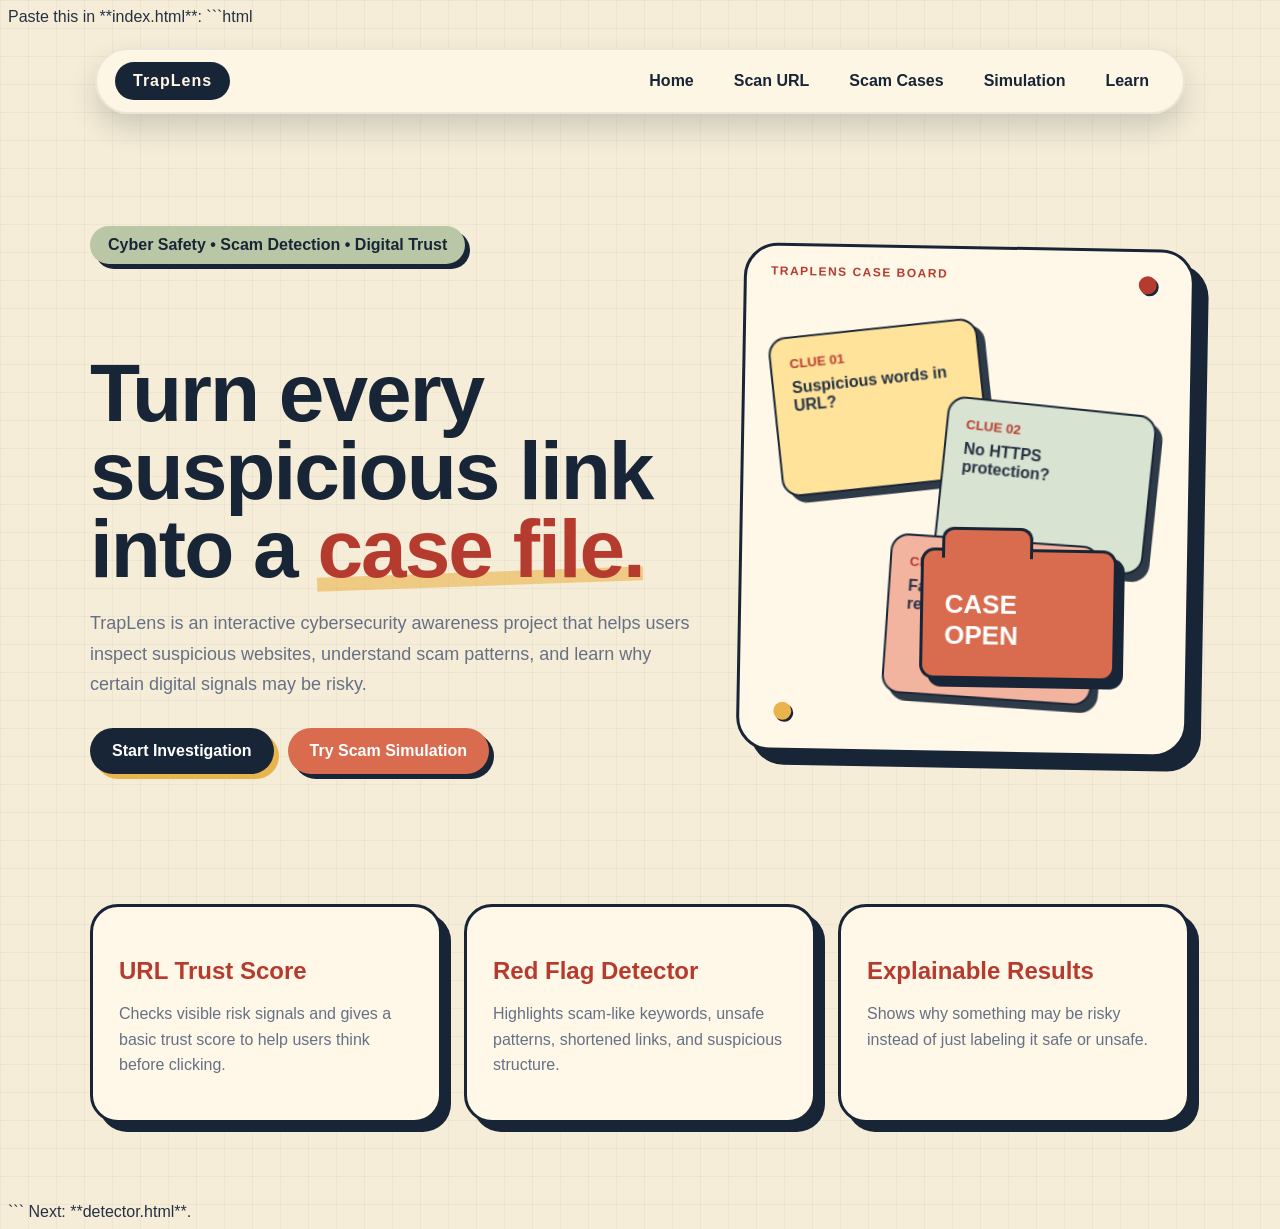
<file: index.html>
Paste this in **index.html**:

```html
<!DOCTYPE html>
<html lang="en">
<head>
  <meta charset="UTF-8" />
  <meta name="viewport" content="width=device-width, initial-scale=1.0" />
  <title>TrapLens | Scam Investigation Tool</title>
  <link rel="stylesheet" href="style.css" />
</head>
<body>

  <nav class="nav">
    <div class="logo">TrapLens</div>
    <div>
      <a href="index.html">Home</a>
      <a href="detector.html">Scan URL</a>
      <a href="scam-intelligence.html">Scam Cases</a>
      <a href="simulation.html">Simulation</a>
      <a href="learn.html">Learn</a>
    </div>
  </nav>

  <section class="hero">
    <div>
      <div class="badge">Cyber Safety • Scam Detection • Digital Trust</div>

      <h1>Turn every suspicious link into a <span>case file.</span></h1>

      <p>
        TrapLens is an interactive cybersecurity awareness project that helps users
        inspect suspicious websites, understand scam patterns, and learn why certain
        digital signals may be risky.
      </p>

      <div class="hero-buttons">
        <a href="detector.html" class="btn">Start Investigation</a>
        <a href="simulation.html" class="btn secondary">Try Scam Simulation</a>
      </div>
    </div>

    <div class="detective-board">
      <div class="pin one"></div>
      <div class="pin two"></div>

      <div class="note one">
        <small>CLUE 01</small>
        Suspicious words in URL?
      </div>

      <div class="note two">
        <small>CLUE 02</small>
        No HTTPS protection?
      </div>

      <div class="note three">
        <small>CLUE 03</small>
        Fake urgency or reward?
      </div>

      <div class="folder">
        <span>CASE<br>OPEN</span>
      </div>
    </div>
  </section>

  <section class="features">
    <div class="card">
      <h3>URL Trust Score</h3>
      <p>
        Checks visible risk signals and gives a basic trust score to help users
        think before clicking.
      </p>
    </div>

    <div class="card">
      <h3>Red Flag Detector</h3>
      <p>
        Highlights scam-like keywords, unsafe patterns, shortened links, and
        suspicious structure.
      </p>
    </div>

    <div class="card">
      <h3>Explainable Results</h3>
      <p>
        Shows why something may be risky instead of just labeling it safe or unsafe.
      </p>
    </div>
  </section>

</body>
</html>
```

Next: **detector.html**.
</file>
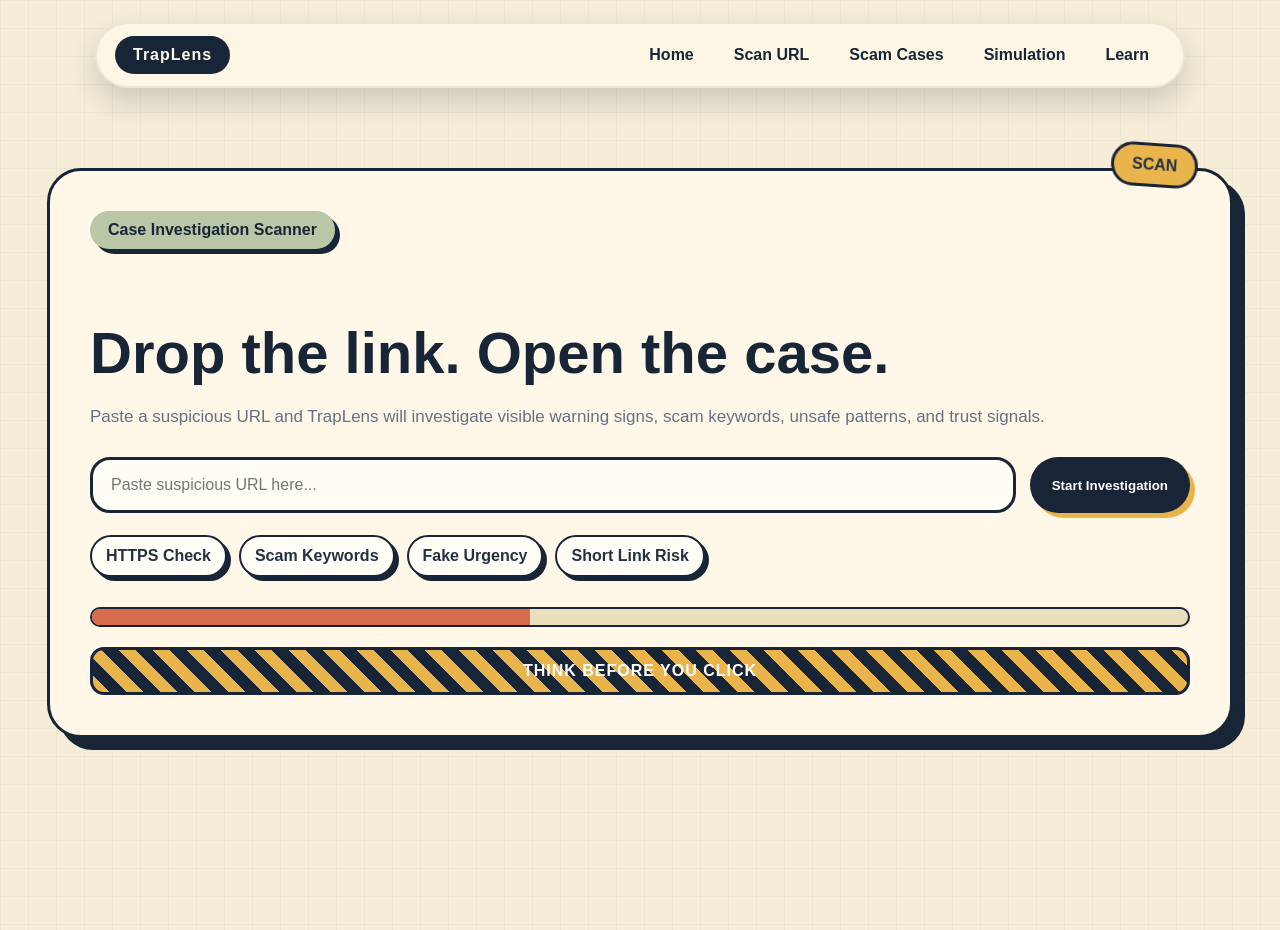
<file: detector.html>
<!DOCTYPE html>
<html lang="en">
<head>
  <meta charset="UTF-8" />
  <meta name="viewport" content="width=device-width, initial-scale=1.0"/>
  <title>TrapLens | URL Scanner</title>
  <link rel="stylesheet" href="style.css"/>
</head>
<body>

  <nav class="nav">
    <div class="logo">TrapLens</div>
    <div>
      <a href="index.html">Home</a>
      <a href="detector.html">Scan URL</a>
      <a href="scam-intelligence.html">Scam Cases</a>
      <a href="simulation.html">Simulation</a>
      <a href="learn.html">Learn</a>
    </div>
  </nav>

  <section class="scan-box fade-in">
    <div class="badge">Case Investigation Scanner</div>

    <h1>Drop the link. Open the case.</h1>

    <p>
      Paste a suspicious URL and TrapLens will investigate visible warning signs,
      scam keywords, unsafe patterns, and trust signals.
    </p>

    <div class="input-group">
      <input type="text" id="urlInput" placeholder="Paste suspicious URL here..." />
      <button class="btn" onclick="scanURL()">Start Investigation</button>
    </div>

    <div class="clue-row">
      <div class="clue-pill">HTTPS Check</div>
      <div class="clue-pill">Scam Keywords</div>
      <div class="clue-pill">Fake Urgency</div>
      <div class="clue-pill">Short Link Risk</div>
    </div>

    <div class="scanner-strip">
      <span></span>
    </div>

    <div class="warning-tape">
      THINK BEFORE YOU CLICK
    </div>
  </section>

  <script>
    function scanURL() {
      const url = document.getElementById("urlInput").value.trim();

      if (url === "") {
        alert("Please enter a website URL first.");
        return;
      }

      localStorage.setItem("scannedURL", url);

      const button = document.querySelector(".btn");
      button.innerText = "Scanning Clues...";
      button.disabled = true;

      setTimeout(() => {
        button.innerText = "Building Case Report...";
      }, 800);

      setTimeout(() => {
        window.location.href = "result.html";
      }, 1600);
    }
  </script>

</body>
</html>
</file>
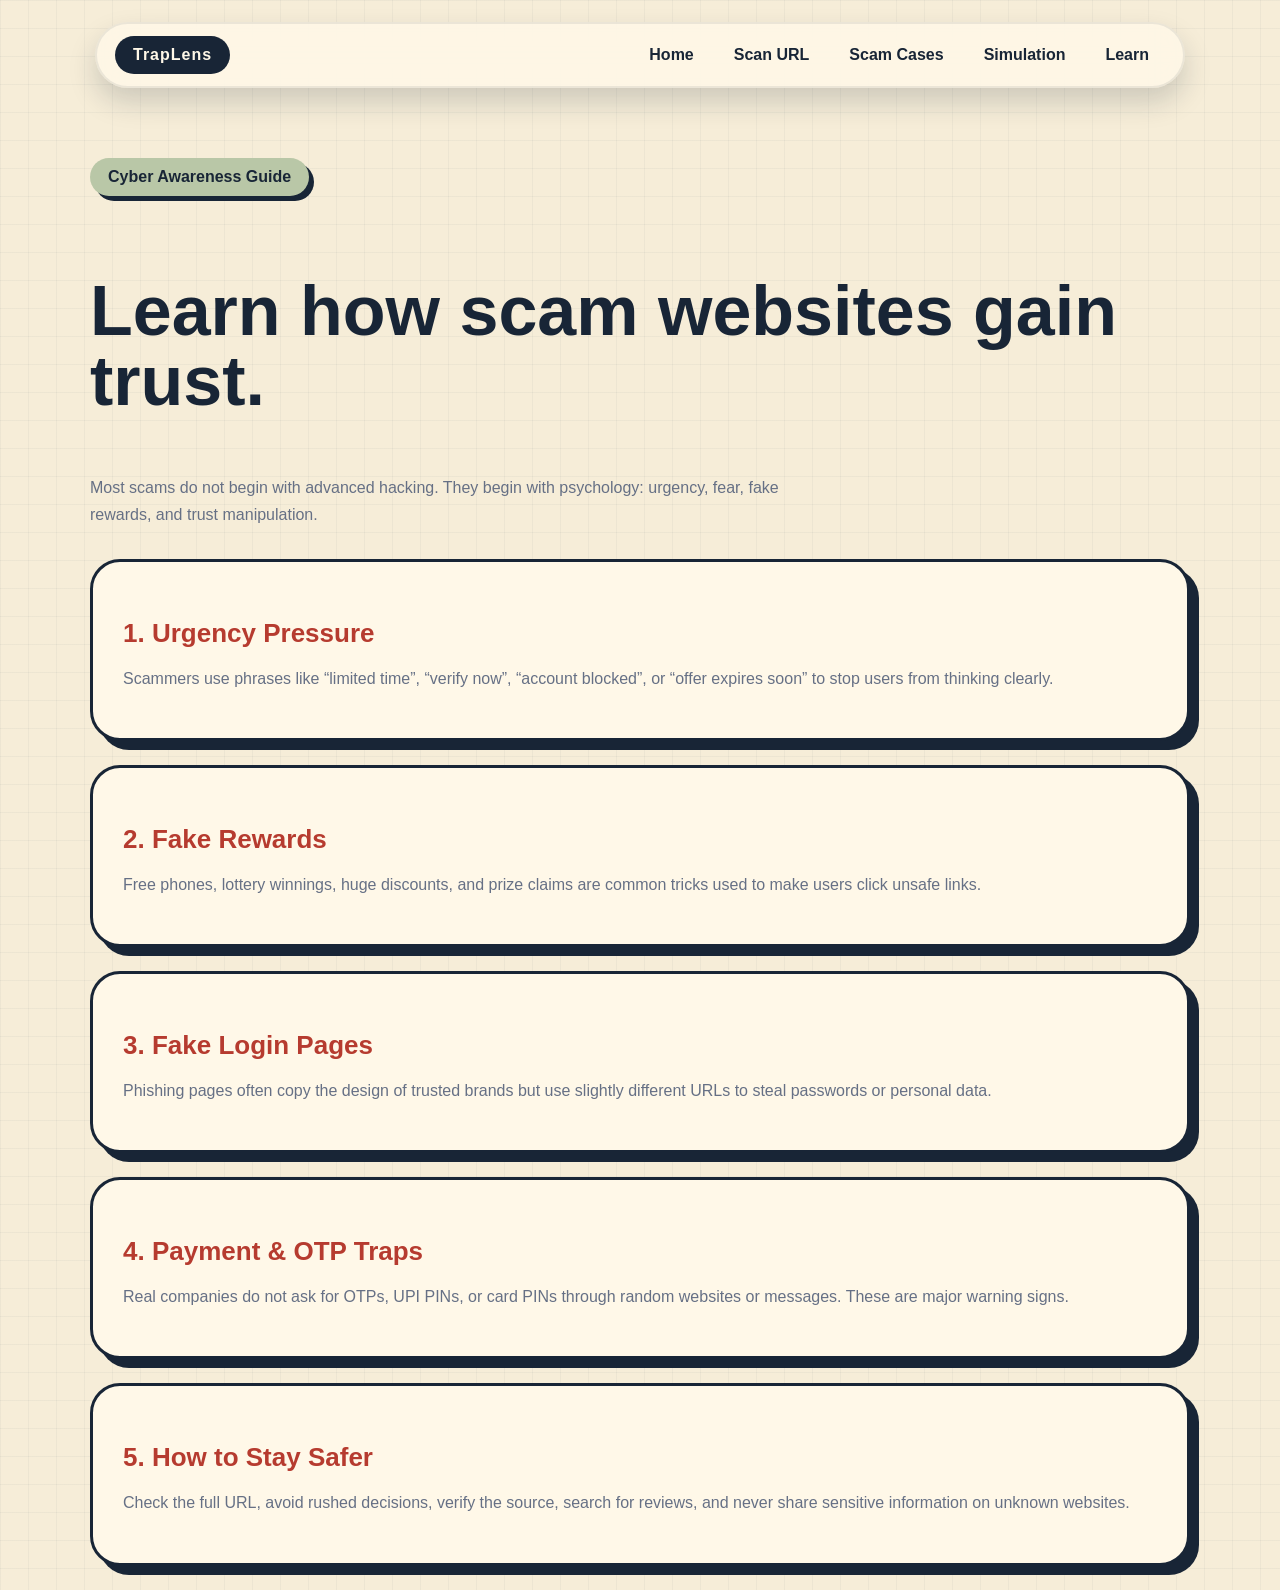
<file: learn.html>
<!DOCTYPE html>
<html lang="en">
<head>
  <meta charset="UTF-8"/>
  <meta name="viewport" content="width=device-width, initial-scale=1.0"/>
  <title>TrapLens | Learn Scam Signs</title>
  <link rel="stylesheet" href="style.css"/>
</head>
<body>

  <nav class="nav">
    <div class="logo">TrapLens</div>
    <div>
      <a href="index.html">Home</a>
      <a href="detector.html">Scan URL</a>
      <a href="scam-intelligence.html">Scam Cases</a>
      <a href="simulation.html">Simulation</a>
      <a href="learn.html">Learn</a>
    </div>
  </nav>

  <section class="page-title">
    <div class="badge">Cyber Awareness Guide</div>
    <h1>Learn how scam websites gain trust.</h1>
    <p>
      Most scams do not begin with advanced hacking. They begin with psychology:
      urgency, fear, fake rewards, and trust manipulation.
    </p>
  </section>

  <section>

    <div class="learn-card">
      <h3>1. Urgency Pressure</h3>
      <p>
        Scammers use phrases like “limited time”, “verify now”, “account blocked”,
        or “offer expires soon” to stop users from thinking clearly.
      </p>
    </div>

    <div class="learn-card">
      <h3>2. Fake Rewards</h3>
      <p>
        Free phones, lottery winnings, huge discounts, and prize claims are common
        tricks used to make users click unsafe links.
      </p>
    </div>

    <div class="learn-card">
      <h3>3. Fake Login Pages</h3>
      <p>
        Phishing pages often copy the design of trusted brands but use slightly
        different URLs to steal passwords or personal data.
      </p>
    </div>

    <div class="learn-card">
      <h3>4. Payment & OTP Traps</h3>
      <p>
        Real companies do not ask for OTPs, UPI PINs, or card PINs through random
        websites or messages. These are major warning signs.
      </p>
    </div>

    <div class="learn-card">
      <h3>5. How to Stay Safer</h3>
      <p>
        Check the full URL, avoid rushed decisions, verify the source, search for
        reviews, and never share sensitive information on unknown websites.
      </p>
    </div>

  </section>

</body>
</html>
</file>
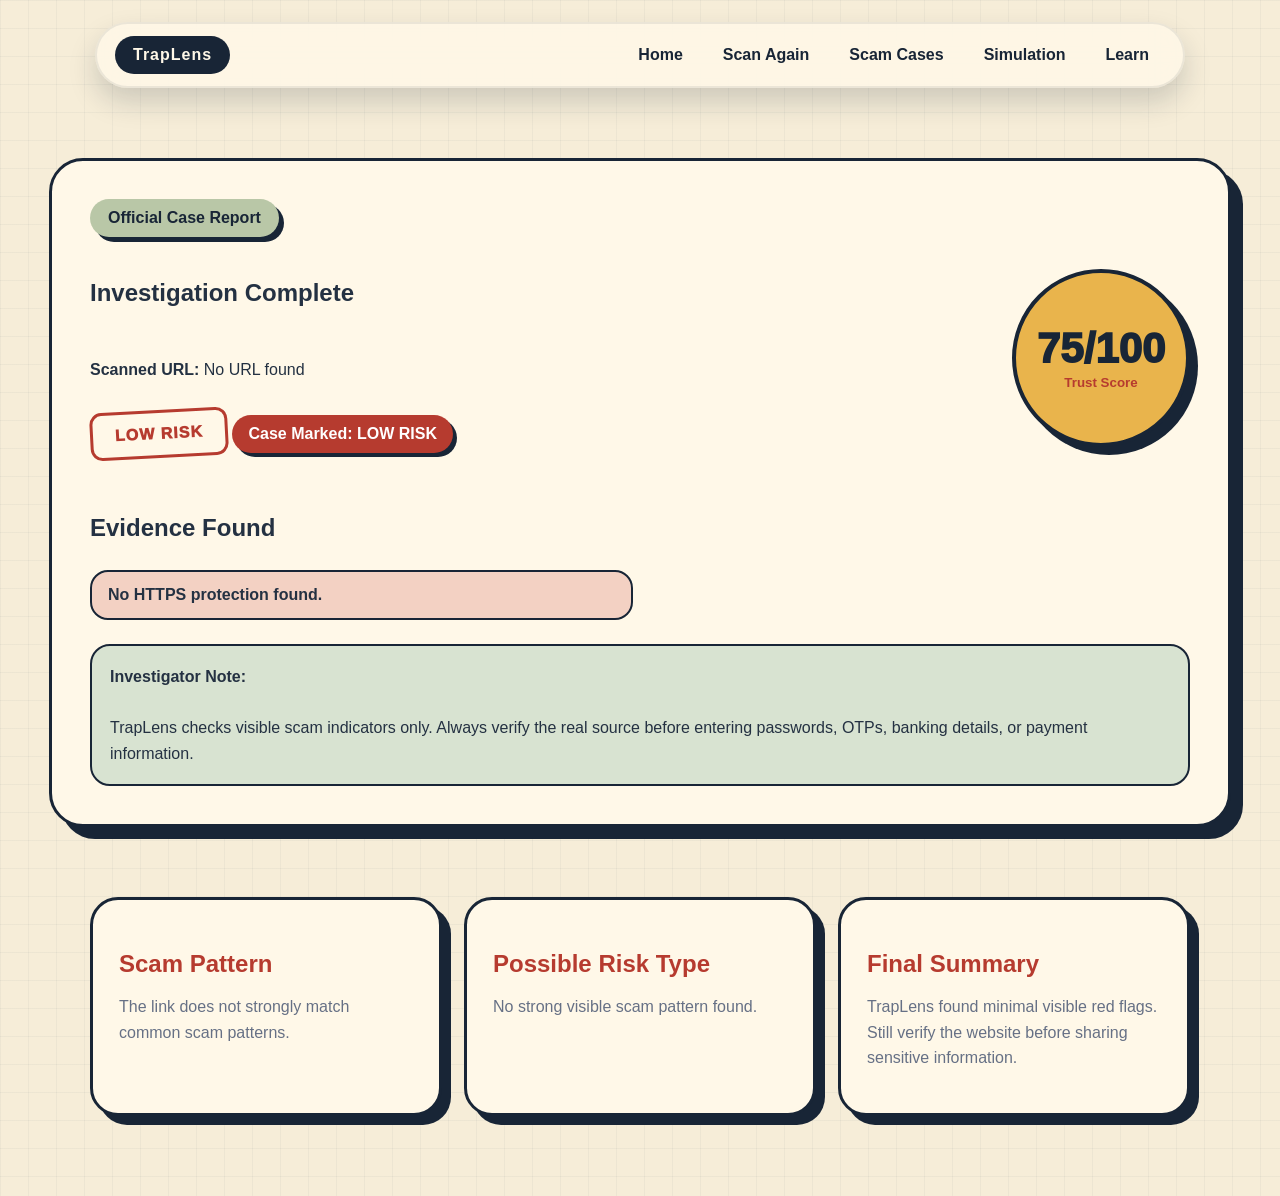
<file: result.html>
<!DOCTYPE html>
<html lang="en">
<head>
  <meta charset="UTF-8"/>
  <meta name="viewport" content="width=device-width, initial-scale=1.0"/>
  <title>TrapLens | Investigation Report</title>
  <link rel="stylesheet" href="style.css"/>
</head>
<body>

  <nav class="nav">
    <div class="logo">TrapLens</div>
    <div>
      <a href="index.html">Home</a>
      <a href="detector.html">Scan Again</a>
      <a href="scam-intelligence.html">Scam Cases</a>
      <a href="simulation.html">Simulation</a>
      <a href="learn.html">Learn</a>
    </div>
  </nav>

  <section class="result-card fade-in">

    <div class="badge">Official Case Report</div>

    <div class="result-top">
      <div>
        <h1>Investigation Complete</h1>
        <br>
        <p><strong>Scanned URL:</strong> <span id="urlText"></span></p>
        <div class="risk-stamp" id="riskLevel">ANALYZING</div>
        <div class="case-status" id="caseStatus">Case Opened</div>
      </div>

      <div class="score-badge">
        <div>
          <div class="score" id="scoreText">0/100</div>
          <small>Trust Score</small>
        </div>
      </div>
    </div>

    <br><br>

    <h2>Evidence Found</h2>
    <div class="flags-grid" id="flagsContainer"></div>

    <div class="safe-tip">
      <strong>Investigator Note:</strong><br><br>
      TrapLens checks visible scam indicators only. Always verify the real source before entering passwords, OTPs, banking details, or payment information.
    </div>

  </section>

  <section class="features fade-in">
    <div class="card">
      <h3>Scam Pattern</h3>
      <p id="scamPattern">Checking website behavior...</p>
    </div>

    <div class="card">
      <h3>Possible Risk Type</h3>
      <p id="riskType">Analyzing...</p>
    </div>

    <div class="card">
      <h3>Final Summary</h3>
      <p id="summaryText">Generating summary...</p>
    </div>
  </section>

  <script>
    const url = localStorage.getItem("scannedURL") || "No URL found";
    document.getElementById("urlText").innerText = url;

    let score = 100;
    let flags = [];

    const lowerURL = url.toLowerCase();

    const suspiciousWords = [
      "free", "bonus", "claim", "verify", "urgent", "offer", "gift",
      "winner", "lottery", "reward", "bank", "payment", "login",
      "secure-update", "otp", "crypto", "limited", "prize", "refund"
    ];

    if (!lowerURL.startsWith("https://")) {
      score -= 25;
      flags.push("No HTTPS protection found.");
    }

    suspiciousWords.forEach(word => {
      if (lowerURL.includes(word)) {
        score -= 8;
        flags.push("Suspicious keyword found: " + word);
      }
    });

    if (url.length > 70) {
      score -= 10;
      flags.push("URL is unusually long and may be confusing.");
    }

    const numberCount = (url.match(/\d/g) || []).length;
    if (numberCount > 5) {
      score -= 10;
      flags.push("Too many numbers in the URL.");
    }

    if (url.includes("@")) {
      score -= 20;
      flags.push("@ symbol detected. It may hide the real destination.");
    }

    if (
      lowerURL.includes("bit.ly") ||
      lowerURL.includes("tinyurl") ||
      lowerURL.includes("shorturl") ||
      lowerURL.includes("goo.gl")
    ) {
      score -= 18;
      flags.push("Shortened link detected. Destination may be hidden.");
    }

    if (lowerURL.includes("login") && lowerURL.includes("verify")) {
      score -= 12;
      flags.push("Login and verification words used together.");
    }

    if (score < 0) score = 0;

    document.getElementById("scoreText").innerText = score + "/100";

    let riskLabel = "";
    let riskType = "";
    let summary = "";
    let pattern = "";

    if (score >= 75) {
      riskLabel = "LOW RISK";
      riskType = "No strong visible scam pattern found.";
      summary = "TrapLens found minimal visible red flags. Still verify the website before sharing sensitive information.";
      pattern = "The link does not strongly match common scam patterns.";
    } else if (score >= 45) {
      riskLabel = "SUSPICIOUS";
      riskType = "Possible phishing, fake offer, or deceptive platform.";
      summary = "TrapLens found multiple warning signs. Avoid sharing private details unless the source is verified.";
      pattern = "This link may be using trust manipulation, urgency, or unclear structure.";
    } else {
      riskLabel = "HIGH RISK";
      riskType = "Likely scam or phishing attempt.";
      summary = "TrapLens found strong scam-like indicators. Do not enter passwords, OTPs, or payment details.";
      pattern = "This link strongly matches common scam patterns such as fake rewards, verification traps, or unsafe link behavior.";
    }

    document.getElementById("riskLevel").innerText = riskLabel;
    document.getElementById("riskType").innerText = riskType;
    document.getElementById("summaryText").innerText = summary;
    document.getElementById("scamPattern").innerText = pattern;
    document.getElementById("caseStatus").innerText = "Case Marked: " + riskLabel;

    const flagsContainer = document.getElementById("flagsContainer");

    if (flags.length === 0) {
      flagsContainer.innerHTML = `<div class="flag">No major visible red flags detected.</div>`;
    } else {
      flags.forEach(flag => {
        flagsContainer.innerHTML += `<div class="flag">${flag}</div>`;
      });
    }
  </script>

</body>
</html>
</file>
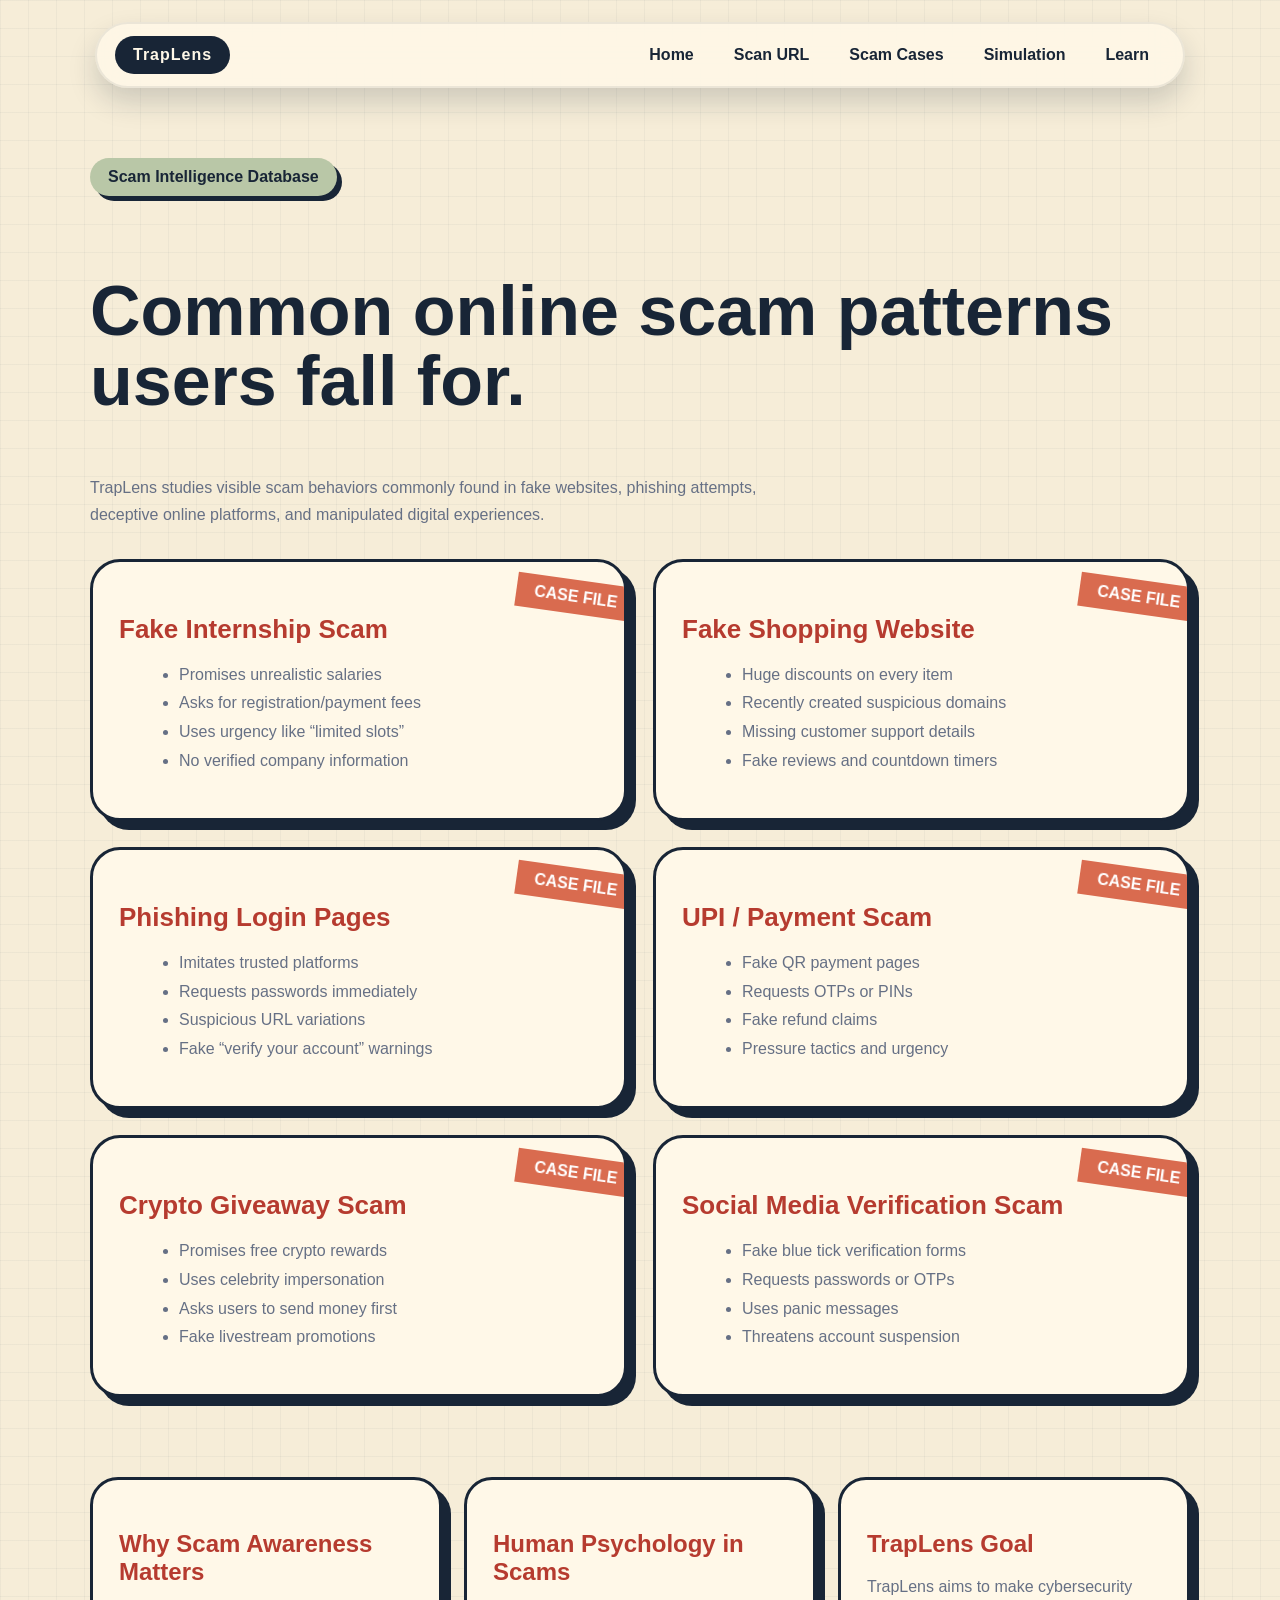
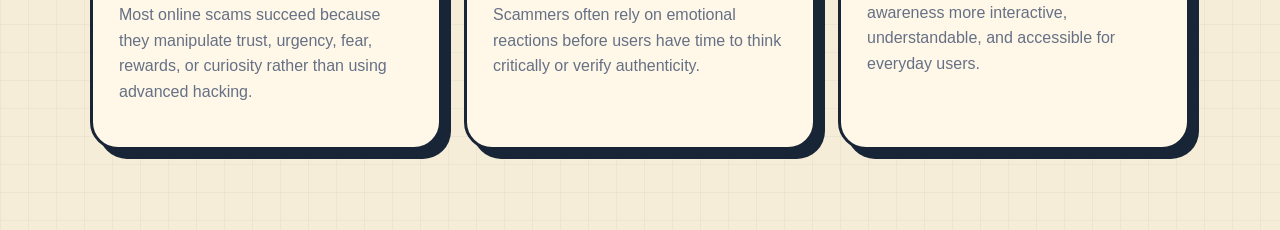
<file: scam-intelligence.html>
<!DOCTYPE html>
<html lang="en">
<head>
  <meta charset="UTF-8"/>
  <meta name="viewport" content="width=device-width, initial-scale=1.0"/>
  <title>TrapLens | Scam Intelligence</title>
  <link rel="stylesheet" href="style.css"/>
</head>
<body>

  <nav class="nav">

    <div class="logo">TrapLens</div>

    <div>
      <a href="index.html">Home</a>
      <a href="detector.html">Scan URL</a>
      <a href="scam-intelligence.html">Scam Cases</a>
      <a href="simulation.html">Simulation</a>
      <a href="learn.html">Learn</a>
    </div>

  </nav>

  <section class="page-title">

    <div class="badge">
      Scam Intelligence Database
    </div>

    <h1>
      Common online scam patterns users fall for.
    </h1>

    <p>
      TrapLens studies visible scam behaviors commonly found in fake websites,
      phishing attempts, deceptive online platforms, and manipulated digital experiences.
    </p>

  </section>

  <section class="case-grid">

    <div class="case-card">

      <h3>Fake Internship Scam</h3>

      <ul>
        <li>Promises unrealistic salaries</li>
        <li>Asks for registration/payment fees</li>
        <li>Uses urgency like “limited slots”</li>
        <li>No verified company information</li>
      </ul>

    </div>

    <div class="case-card">

      <h3>Fake Shopping Website</h3>

      <ul>
        <li>Huge discounts on every item</li>
        <li>Recently created suspicious domains</li>
        <li>Missing customer support details</li>
        <li>Fake reviews and countdown timers</li>
      </ul>

    </div>

    <div class="case-card">

      <h3>Phishing Login Pages</h3>

      <ul>
        <li>Imitates trusted platforms</li>
        <li>Requests passwords immediately</li>
        <li>Suspicious URL variations</li>
        <li>Fake “verify your account” warnings</li>
      </ul>

    </div>

    <div class="case-card">

      <h3>UPI / Payment Scam</h3>

      <ul>
        <li>Fake QR payment pages</li>
        <li>Requests OTPs or PINs</li>
        <li>Fake refund claims</li>
        <li>Pressure tactics and urgency</li>
      </ul>

    </div>

    <div class="case-card">

      <h3>Crypto Giveaway Scam</h3>

      <ul>
        <li>Promises free crypto rewards</li>
        <li>Uses celebrity impersonation</li>
        <li>Asks users to send money first</li>
        <li>Fake livestream promotions</li>
      </ul>

    </div>

    <div class="case-card">

      <h3>Social Media Verification Scam</h3>

      <ul>
        <li>Fake blue tick verification forms</li>
        <li>Requests passwords or OTPs</li>
        <li>Uses panic messages</li>
        <li>Threatens account suspension</li>
      </ul>

    </div>

  </section>

  <section class="features">

    <div class="card">

      <h3>Why Scam Awareness Matters</h3>

      <p>
        Most online scams succeed because they manipulate trust,
        urgency, fear, rewards, or curiosity rather than using advanced hacking.
      </p>

    </div>

    <div class="card">

      <h3>Human Psychology in Scams</h3>

      <p>
        Scammers often rely on emotional reactions before users
        have time to think critically or verify authenticity.
      </p>

    </div>

    <div class="card">

      <h3>TrapLens Goal</h3>

      <p>
        TrapLens aims to make cybersecurity awareness more interactive,
        understandable, and accessible for everyday users.
      </p>

    </div>

  </section>

</body>
</html>
</file>
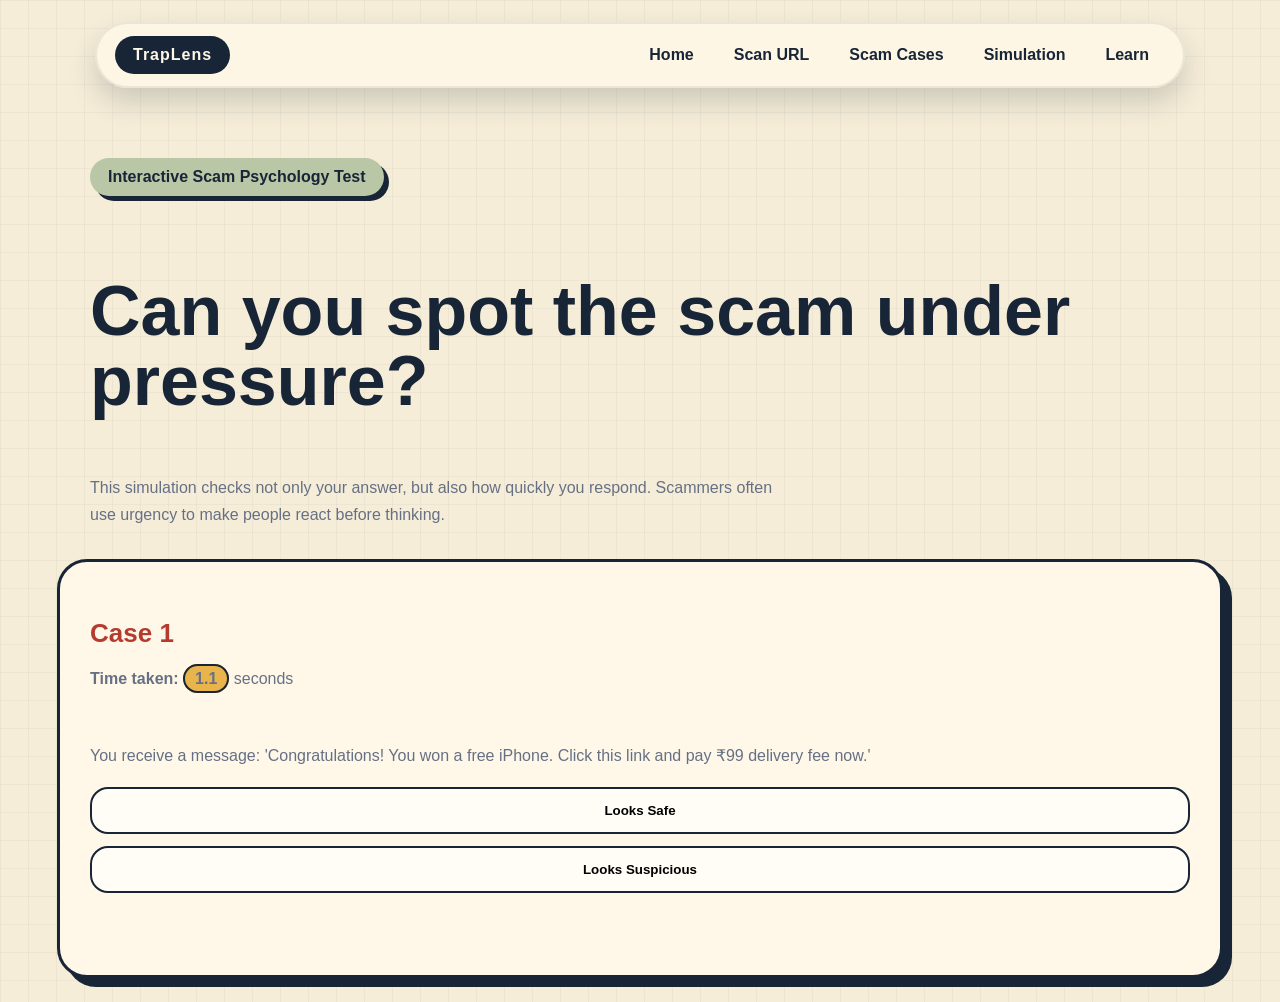
<file: simulation.html>
<!DOCTYPE html>
<html lang="en">
<head>
  <meta charset="UTF-8"/>
  <meta name="viewport" content="width=device-width, initial-scale=1.0"/>
  <title>TrapLens | Scam Simulation</title>
  <link rel="stylesheet" href="style.css"/>
</head>
<body>

<nav class="nav">
  <div class="logo">TrapLens</div>
  <div>
    <a href="index.html">Home</a>
    <a href="detector.html">Scan URL</a>
    <a href="scam-intelligence.html">Scam Cases</a>
    <a href="simulation.html">Simulation</a>
    <a href="learn.html">Learn</a>
  </div>
</nav>

<section class="page-title">
  <div class="badge">Interactive Scam Psychology Test</div>
  <h1>Can you spot the scam under pressure?</h1>
  <p>
    This simulation checks not only your answer, but also how quickly you respond.
    Scammers often use urgency to make people react before thinking.
  </p>
</section>

<section class="quiz-card" id="quizBox">
  <h3 id="questionTitle">Case 1</h3>

  <p><strong>Time taken:</strong> <span id="timer">0.0</span> seconds</p>

  <br>

  <p id="questionText"></p>

  <div class="quiz-options">
    <button onclick="checkAnswer('safe')">Looks Safe</button>
    <button onclick="checkAnswer('suspicious')">Looks Suspicious</button>
  </div>

  <br>

  <p id="feedbackText"></p>

  <br>

  <button class="btn" onclick="nextQuestion()" id="nextBtn" style="display:none;">
    Next Case
  </button>
</section>

<section class="result-card" id="finalReport" style="display:none;">
  <div class="badge">Final Behavior Report</div>

  <div class="result-top">
    <div>
      <h1>Simulation Complete</h1>
      <p>Your scam awareness behavior has been analyzed.</p>
      <div class="risk-stamp" id="finalLabel">ANALYZING</div>
    </div>

    <div class="score-badge">
      <div>
        <div class="score" id="finalScore">0/100</div>
        <small>Awareness Score</small>
      </div>
    </div>
  </div>

  <br><br>

  <h2>Your Response Pattern</h2>
  <div class="flags-grid">
    <div class="flag" id="correctResult"></div>
    <div class="flag" id="speedResult"></div>
    <div class="flag" id="psychResult"></div>
    <div class="flag" id="adviceResult"></div>
  </div>

  <div class="safe-tip">
    <strong>TrapLens Insight:</strong><br><br>
    Scam prevention is not only about knowing facts. It is also about slowing down,
    checking details, and not reacting emotionally to urgency, fear, or fake rewards.
  </div>

  <br>

  <button class="btn" onclick="restartSimulation()">Try Again</button>
</section>

<script>
  const cases = [
    {
      text: "You receive a message: 'Congratulations! You won a free iPhone. Click this link and pay ₹99 delivery fee now.'",
      answer: "suspicious",
      feedback: "Red flags: fake reward, urgency, and small payment trap."
    },
    {
      text: "A website asks you to verify your bank account by entering your card PIN and OTP.",
      answer: "suspicious",
      feedback: "Red flags: no real platform should ask for OTP, UPI PIN, or card PIN."
    },
    {
      text: "A known official website uses HTTPS, has clear contact details, and does not ask for sensitive information unnecessarily.",
      answer: "safe",
      feedback: "This looks safer because it has trust signals, but users should still verify the domain."
    },
    {
      text: "An internship page promises ₹50,000/month for beginners but asks for a registration fee first.",
      answer: "suspicious",
      feedback: "Red flags: unrealistic salary, fee demand, and fake opportunity pressure."
    },
    {
      text: "A message says: 'Your account will be blocked in 10 minutes. Login now to verify your identity.'",
      answer: "suspicious",
      feedback: "Red flags: fear, urgency, and forced login behavior."
    }
  ];

  let current = 0;
  let correct = 0;
  let totalTime = 0;
  let fastResponses = 0;
  let startTime;
  let timerInterval;
  let answered = false;

  function startTimer() {
    startTime = Date.now();

    clearInterval(timerInterval);

    timerInterval = setInterval(() => {
      const seconds = ((Date.now() - startTime) / 1000).toFixed(1);
      document.getElementById("timer").innerText = seconds;
    }, 100);
  }

  function loadQuestion() {
    answered = false;

    document.getElementById("questionTitle").innerText = "Case " + (current + 1);
    document.getElementById("questionText").innerText = cases[current].text;
    document.getElementById("feedbackText").innerText = "";
    document.getElementById("nextBtn").style.display = "none";
    document.getElementById("timer").innerText = "0.0";

    startTimer();
  }

  function checkAnswer(choice) {
    if (answered) return;

    answered = true;
    clearInterval(timerInterval);

    const timeTaken = (Date.now() - startTime) / 1000;
    totalTime += timeTaken;

    if (timeTaken <= 3) {
      fastResponses++;
    }

    const feedback = document.getElementById("feedbackText");

    if (choice === cases[current].answer) {
      correct++;
      feedback.innerText =
        "✅ Correct. " + cases[current].feedback +
        " Response time: " + timeTaken.toFixed(1) + " seconds.";
    } else {
      feedback.innerText =
        "❌ Not quite. " + cases[current].feedback +
        " Response time: " + timeTaken.toFixed(1) + " seconds.";
    }

    document.getElementById("nextBtn").style.display = "inline-block";
  }

  function nextQuestion() {
    current++;

    if (current >= cases.length) {
      showFinalReport();
    } else {
      loadQuestion();
    }
  }

  function showFinalReport() {
    document.getElementById("quizBox").style.display = "none";
    document.getElementById("finalReport").style.display = "block";

    const accuracy = Math.round((correct / cases.length) * 100);
    const averageTime = totalTime / cases.length;

    let finalScore = accuracy;

    if (averageTime < 2.5) {
      finalScore -= 10;
    } else if (averageTime >= 3 && averageTime <= 8) {
      finalScore += 5;
    }

    if (finalScore > 100) finalScore = 100;
    if (finalScore < 0) finalScore = 0;

    let label = "";
    let psychText = "";
    let advice = "";

    if (finalScore >= 80) {
      label = "STRONG AWARENESS";
      psychText = "You showed good judgment and did not rely only on fast reactions.";
      advice = "Keep verifying URLs, payment requests, and urgent messages before trusting them.";
    } else if (finalScore >= 55) {
      label = "MODERATE AWARENESS";
      psychText = "You spotted some scams, but your response pattern shows room for more careful checking.";
      advice = "Slow down before clicking. Scammers often use urgency to reduce critical thinking.";
    } else {
      label = "HIGH RISK BEHAVIOR";
      psychText = "Your choices or response speed suggest you may react quickly to scam pressure.";
      advice = "Pause before clicking links, especially when money, OTPs, rewards, or account threats are involved.";
    }

    document.getElementById("finalScore").innerText = finalScore + "/100";
    document.getElementById("finalLabel").innerText = label;

    document.getElementById("correctResult").innerText =
      "Correct Answers: " + correct + " out of " + cases.length;

    document.getElementById("speedResult").innerText =
      "Average Response Time: " + averageTime.toFixed(1) + " seconds";

    document.getElementById("psychResult").innerText =
      "Psychology Insight: " + psychText;

    document.getElementById("adviceResult").innerText =
      "Advice: " + advice;
  }

  function restartSimulation() {
    current = 0;
    correct = 0;
    totalTime = 0;
    fastResponses = 0;
    answered = false;

    document.getElementById("finalReport").style.display = "none";
    document.getElementById("quizBox").style.display = "block";

    loadQuestion();
  }

  loadQuestion();
</script>

</body>
</html>
</file>
<file: style.css>
Paste this full code inside **style.css**. It’s a creative “scam investigation board” design system.

```css
/* TrapLens Creative Cyber Investigation Design */

* {
  margin: 0;
  padding: 0;
  box-sizing: border-box;
}

:root {
  --cream: #f6edd8;
  --paper: #fff8e8;
  --sage: #b9c7a7;
  --mustard: #e9b44c;
  --coral: #d96b4f;
  --red: #b63b2f;
  --navy: #182536;
  --ink: #243142;
  --muted: #667085;
  --green: #4f7f52;
  --shadow: rgba(24, 37, 54, 0.18);
}

body {
  font-family: "Segoe UI", Arial, sans-serif;
  background:
    linear-gradient(rgba(24, 37, 54, 0.04) 1px, transparent 1px),
    linear-gradient(90deg, rgba(24, 37, 54, 0.04) 1px, transparent 1px),
    var(--cream);
  background-size: 28px 28px;
  color: var(--ink);
  min-height: 100vh;
}

/* NAVBAR */

.nav {
  width: min(1050px, 90%);
  margin: 22px auto;
  padding: 12px 18px;
  background: rgba(255, 248, 232, 0.82);
  backdrop-filter: blur(12px);
  border: 2px solid rgba(24, 37, 54, 0.08);
  border-radius: 999px;
  box-shadow: 0 14px 28px var(--shadow);
  display: flex;
  justify-content: space-between;
  align-items: center;
  position: sticky;
  top: 16px;
  z-index: 100;
}

.logo {
  background: var(--navy);
  color: var(--paper);
  padding: 10px 18px;
  border-radius: 999px;
  font-weight: 900;
  letter-spacing: 1px;
}

.nav div:last-child {
  display: flex;
  gap: 8px;
  flex-wrap: wrap;
}

.nav a {
  text-decoration: none;
  color: var(--navy);
  font-weight: 800;
  padding: 10px 16px;
  border-radius: 999px;
  transition: 0.25s ease;
}

.nav a:hover {
  background: var(--mustard);
  transform: translateY(-2px);
}

/* COMMON */

section {
  width: min(1100px, 90%);
  margin: auto;
}

.badge {
  display: inline-block;
  background: var(--sage);
  color: var(--navy);
  padding: 10px 18px;
  border-radius: 999px;
  font-weight: 900;
  box-shadow: 5px 5px 0 var(--navy);
  margin-bottom: 22px;
}

.btn {
  display: inline-block;
  border: 0;
  background: var(--navy);
  color: white;
  padding: 14px 22px;
  border-radius: 999px;
  text-decoration: none;
  font-weight: 900;
  cursor: pointer;
  box-shadow: 5px 5px 0 var(--mustard);
  transition: 0.25s ease;
}

.btn:hover {
  transform: translate(-2px, -2px);
  box-shadow: 8px 8px 0 var(--mustard);
}

.btn.secondary {
  background: var(--coral);
  box-shadow: 5px 5px 0 var(--navy);
}

/* HOME HERO */

.hero {
  min-height: 72vh;
  display: grid;
  grid-template-columns: 1.15fr 0.85fr;
  align-items: center;
  gap: 40px;
  padding: 40px 0;
}

.hero h1 {
  font-size: clamp(42px, 7vw, 82px);
  line-height: 0.95;
  color: var(--navy);
  letter-spacing: -2px;
  margin-bottom: 20px;
}

.hero h1 span {
  color: var(--red);
  position: relative;
}

.hero h1 span::after {
  content: "";
  position: absolute;
  left: 0;
  bottom: 8px;
  width: 100%;
  height: 14px;
  background: rgba(233, 180, 76, 0.6);
  z-index: -1;
  transform: rotate(-2deg);
}

.hero p {
  max-width: 650px;
  font-size: 18px;
  line-height: 1.7;
  color: var(--muted);
  margin-bottom: 28px;
}

.hero-buttons {
  display: flex;
  gap: 14px;
  flex-wrap: wrap;
}

/* DETECTIVE BOARD */

.detective-board {
  min-height: 450px;
  background: var(--paper);
  border: 3px solid var(--navy);
  border-radius: 34px;
  box-shadow: 14px 14px 0 var(--navy);
  position: relative;
  padding: 26px;
  overflow: hidden;
  transform: rotate(1deg);
}

.detective-board::before {
  content: "TRAPLENS CASE BOARD";
  position: absolute;
  top: 18px;
  left: 24px;
  font-size: 12px;
  font-weight: 900;
  color: var(--red);
  letter-spacing: 1.5px;
}

.pin {
  width: 18px;
  height: 18px;
  background: var(--red);
  border-radius: 50%;
  position: absolute;
  box-shadow: 2px 2px 0 var(--navy);
}

.pin.one { top: 24px; right: 35px; }
.pin.two { bottom: 28px; left: 34px; background: var(--mustard); }

.note {
  position: absolute;
  width: 170px;
  min-height: 120px;
  background: #ffe39b;
  border: 2px solid var(--navy);
  border-radius: 18px;
  padding: 18px;
  box-shadow: 7px 7px 0 rgba(24, 37, 54, 0.9);
  font-weight: 800;
}

.note small {
  display: block;
  color: var(--red);
  margin-bottom: 8px;
  font-weight: 900;
}

.note.one {
  top: 80px;
  left: 30px;
  transform: rotate(-7deg);
}

.note.two {
  top: 155px;
  right: 38px;
  background: #d8e3d1;
  transform: rotate(5deg);
}

.note.three {
  bottom: 52px;
  left: 145px;
  background: #f3b49f;
  transform: rotate(3deg);
}

.folder {
  position: absolute;
  right: 70px;
  bottom: 72px;
  width: 190px;
  height: 125px;
  background: var(--coral);
  border: 3px solid var(--navy);
  border-radius: 14px;
  box-shadow: 8px 8px 0 var(--navy);
}

.folder::before {
  content: "";
  position: absolute;
  top: -24px;
  left: 18px;
  width: 85px;
  height: 28px;
  background: var(--coral);
  border: 3px solid var(--navy);
  border-bottom: 0;
  border-radius: 12px 12px 0 0;
}

.folder span {
  position: absolute;
  left: 22px;
  top: 38px;
  color: white;
  font-weight: 900;
  font-size: 26px;
}

/* FEATURE CARDS */

.features {
  display: grid;
  grid-template-columns: repeat(3, 1fr);
  gap: 22px;
  margin: 40px auto 80px;
}

.card {
  background: var(--paper);
  border: 3px solid var(--navy);
  border-radius: 28px;
  padding: 26px;
  box-shadow: 9px 9px 0 var(--navy);
  transition: 0.25s ease;
}

.card:hover {
  transform: translate(-4px, -4px) rotate(-1deg);
  box-shadow: 13px 13px 0 var(--navy);
}

.card h3 {
  font-size: 24px;
  color: var(--red);
  margin-bottom: 12px;
}

.card p {
  color: var(--muted);
  line-height: 1.6;
}

/* SCAN PAGE */

.scan-box {
  margin: 80px auto;
  background: var(--paper);
  border: 3px solid var(--navy);
  border-radius: 34px;
  padding: 40px;
  box-shadow: 12px 12px 0 var(--navy);
  position: relative;
}

.scan-box::after {
  content: "SCAN";
  position: absolute;
  top: -28px;
  right: 32px;
  background: var(--mustard);
  border: 3px solid var(--navy);
  padding: 10px 18px;
  border-radius: 999px;
  font-weight: 900;
  transform: rotate(4deg);
}

.scan-box h1 {
  font-size: clamp(34px, 5vw, 58px);
  color: var(--navy);
  margin-bottom: 14px;
}

.scan-box p {
  color: var(--muted);
  font-size: 17px;
  line-height: 1.7;
  margin-bottom: 25px;
}

.input-group {
  display: flex;
  gap: 14px;
  margin-top: 20px;
}

.input-group input {
  flex: 1;
  padding: 16px 18px;
  border: 3px solid var(--navy);
  border-radius: 20px;
  font-size: 16px;
  outline: none;
  background: #fffdf5;
}

.input-group input:focus {
  box-shadow: 0 0 0 5px rgba(233, 180, 76, 0.35);
}

/* SCANNING ANIMATION */

.scanner-strip {
  margin-top: 30px;
  height: 16px;
  border-radius: 999px;
  background: #eadfbd;
  overflow: hidden;
  border: 2px solid var(--navy);
}

.scanner-strip span {
  display: block;
  height: 100%;
  width: 40%;
  background: var(--coral);
  animation: scanMove 1.5s infinite alternate;
}

@keyframes scanMove {
  from { transform: translateX(-30%); }
  to { transform: translateX(180%); }
}

/* RESULT PAGE */

.result-card {
  margin: 70px auto;
  background: var(--paper);
  border: 3px solid var(--navy);
  border-radius: 34px;
  padding: 38px;
  box-shadow: 12px 12px 0 var(--navy);
}

.result-top {
  display: flex;
  justify-content: space-between;
  gap: 30px;
  align-items: center;
  flex-wrap: wrap;
}

.score-badge {
  width: 170px;
  height: 170px;
  border-radius: 50%;
  background: var(--mustard);
  border: 4px solid var(--navy);
  display: grid;
  place-items: center;
  box-shadow: 8px 8px 0 var(--navy);
  text-align: center;
}

.score {
  font-size: 42px;
  font-weight: 1000;
  color: var(--navy);
}

.score-badge small {
  font-weight: 900;
  color: var(--red);
}

.risk-stamp {
  display: inline-block;
  margin-top: 15px;
  padding: 12px 22px;
  border: 3px solid var(--red);
  color: var(--red);
  border-radius: 12px;
  font-weight: 1000;
  transform: rotate(-3deg);
  letter-spacing: 1px;
}

.flags-grid {
  display: grid;
  grid-template-columns: repeat(2, 1fr);
  gap: 14px;
  margin-top: 28px;
}

.flag {
  background: #f3d1c3;
  border: 2px solid var(--navy);
  border-radius: 18px;
  padding: 14px 16px;
  font-weight: 700;
}

.safe-tip {
  background: #d8e3d1;
  border: 2px solid var(--navy);
  border-radius: 20px;
  padding: 18px;
  margin-top: 24px;
  line-height: 1.6;
}

/* CASES PAGE */

.page-title {
  margin: 70px auto 30px;
}

.page-title h1 {
  font-size: clamp(38px, 6vw, 70px);
  color: var(--navy);
  line-height: 1;
}

.page-title p {
  color: var(--muted);
  margin-top: 14px;
  max-width: 700px;
  line-height: 1.7;
}

.case-grid {
  display: grid;
  grid-template-columns: repeat(2, 1fr);
  gap: 26px;
  margin-bottom: 80px;
}

.case-card {
  background: var(--paper);
  border: 3px solid var(--navy);
  border-radius: 30px;
  padding: 26px;
  box-shadow: 9px 9px 0 var(--navy);
  position: relative;
  overflow: hidden;
}

.case-card::before {
  content: "CASE FILE";
  position: absolute;
  right: -12px;
  top: 18px;
  background: var(--coral);
  color: white;
  padding: 8px 18px;
  font-weight: 900;
  transform: rotate(8deg);
}

.case-card h3 {
  color: var(--red);
  font-size: 26px;
  margin-bottom: 12px;
}

.case-card ul {
  margin-left: 20px;
  color: var(--muted);
  line-height: 1.8;
}

/* LEARN + SIMULATION */

.learn-card,
.quiz-card {
  background: var(--paper);
  border: 3px solid var(--navy);
  border-radius: 30px;
  padding: 30px;
  box-shadow: 9px 9px 0 var(--navy);
  margin-bottom: 24px;
}

.learn-card h3,
.quiz-card h3 {
  color: var(--red);
  font-size: 26px;
  margin-bottom: 10px;
}

.learn-card p,
.quiz-card p {
  color: var(--muted);
  line-height: 1.7;
}

.quiz-options {
  display: grid;
  gap: 12px;
  margin-top: 18px;
}

.quiz-options button {
  padding: 14px;
  border-radius: 18px;
  border: 2px solid var(--navy);
  background: #fffdf5;
  font-weight: 800;
  cursor: pointer;
}

.quiz-options button:hover {
  background: var(--mustard);
}

/* DECORATIVE SHAPES */

.star-shape {
  position: absolute;
  width: 40px;
  height: 40px;
  background: var(--mustard);
  clip-path: polygon(
    50% 0%, 61% 35%, 98% 35%, 68% 56%,
    79% 91%, 50% 70%, 21% 91%, 32% 56%,
    2% 35%, 39% 35%
  );
}

.circle-shape {
  position: absolute;
  width: 70px;
  height: 70px;
  background: var(--sage);
  border-radius: 50%;
  opacity: 0.7;
}

/* RESPONSIVE */

@media (max-width: 900px) {
  .hero {
    grid-template-columns: 1fr;
  }

  .detective-board {
    min-height: 390px;
  }

  .features,
  .case-grid,
  .flags-grid {
    grid-template-columns: 1fr;
  }

  .input-group {
    flex-direction: column;
  }
}

@media (max-width: 600px) {
  .nav {
    border-radius: 28px;
    flex-direction: column;
  }

  .hero h1 {
    letter-spacing: -1px;
  }

  .note {
    width: 140px;
    font-size: 14px;
  }

  .folder {
    width: 150px;
    height: 100px;
  }

  .folder span {
    font-size: 20px;
  }
}
```

/* EXTRA PREMIUM ANIMATIONS */

.fade-in {
  animation: fadeIn 0.8s ease forwards;
}

@keyframes fadeIn {
  from {
    opacity: 0;
    transform: translateY(18px);
  }
  to {
    opacity: 1;
    transform: translateY(0);
  }
}

.detective-board {
  animation: floatBoard 4s ease-in-out infinite;
}

@keyframes floatBoard {
  0%, 100% {
    transform: rotate(1deg) translateY(0);
  }
  50% {
    transform: rotate(-1deg) translateY(-10px);
  }
}

.note {
  animation: notePop 0.8s ease both;
}

.note.one {
  animation-delay: 0.2s;
}

.note.two {
  animation-delay: 0.4s;
}

.note.three {
  animation-delay: 0.6s;
}

@keyframes notePop {
  from {
    opacity: 0;
    transform: scale(0.85) rotate(0deg);
  }
  to {
    opacity: 1;
  }
}

.card,
.case-card,
.learn-card,
.quiz-card,
.result-card,
.scan-box {
  animation: fadeIn 0.7s ease both;
}

.warning-tape {
  background: repeating-linear-gradient(
    45deg,
    #e9b44c,
    #e9b44c 12px,
    #182536 12px,
    #182536 24px
  );
  color: white;
  padding: 12px;
  font-weight: 900;
  text-align: center;
  letter-spacing: 1px;
  border-radius: 14px;
  margin-top: 20px;
  border: 3px solid var(--navy);
}

.clue-row {
  display: flex;
  flex-wrap: wrap;
  gap: 12px;
  margin-top: 22px;
}

.clue-pill {
  background: #fffdf5;
  border: 2px solid var(--navy);
  border-radius: 999px;
  padding: 10px 14px;
  font-weight: 800;
  box-shadow: 4px 4px 0 var(--navy);
}

.case-status {
  display: inline-block;
  background: var(--red);
  color: white;
  padding: 10px 16px;
  border-radius: 999px;
  font-weight: 900;
  margin-top: 16px;
  box-shadow: 4px 4px 0 var(--navy);
}
#feedbackText {
  font-weight: 800;
  color: var(--navy);
  line-height: 1.6;
}

#timer {
  background: var(--mustard);
  padding: 4px 10px;
  border-radius: 999px;
  border: 2px solid var(--navy);
  font-weight: 900;
}

#finalReport {
  margin-top: 40px;
}
</file>
